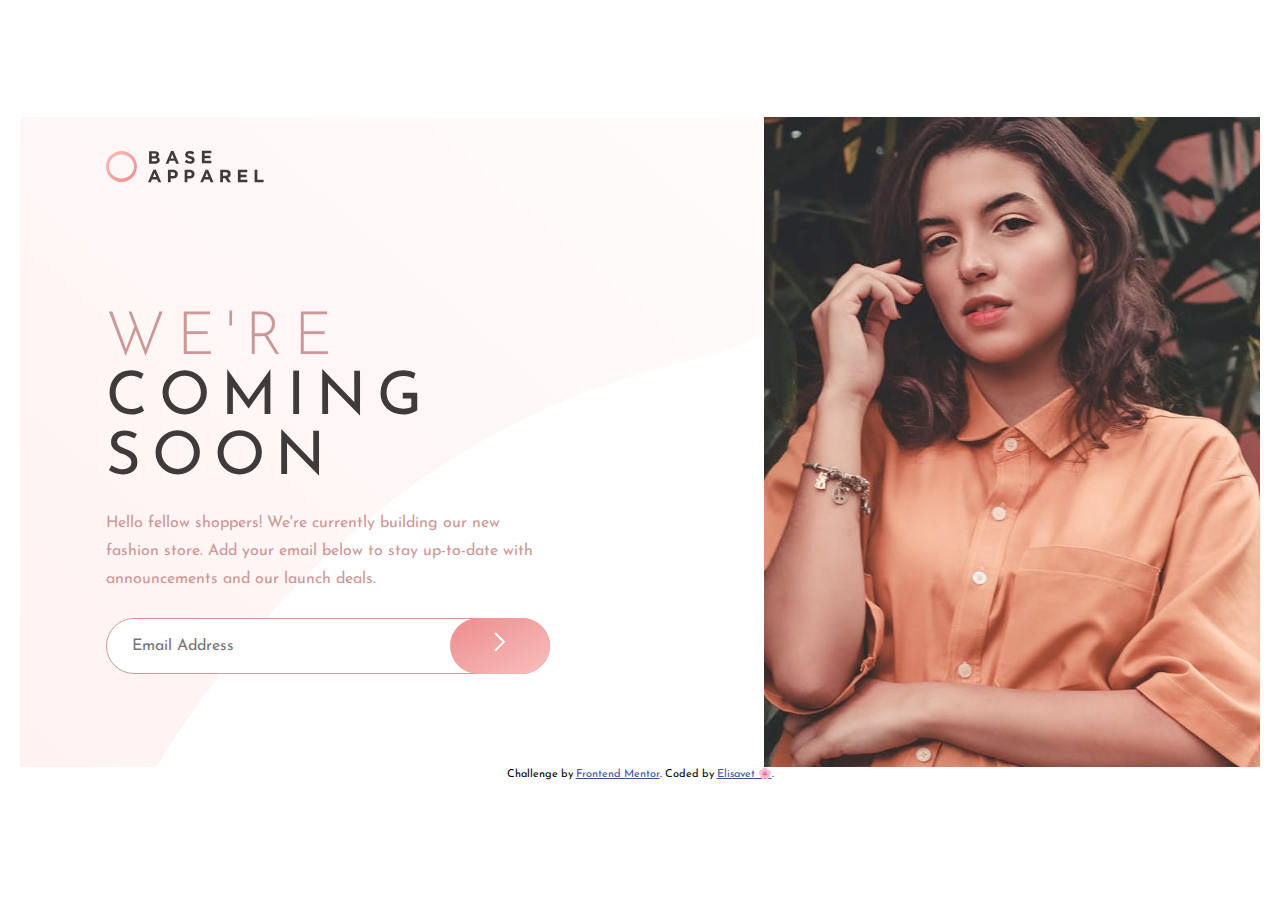
<file: index.html>
<!DOCTYPE html>
<html lang="en">
  <head>
    <meta charset="UTF-8" />
    <meta name="viewport" content="width=device-width, initial-scale=1.0" />
    <!-- displays site properly based on user's device -->

    <link
      rel="icon"
      type="image/png"
      sizes="32x32"
      href="./images/favicon-32x32.png"
    />

    <title>Frontend Mentor | Base Apparel coming soon page</title>
    <link rel="stylesheet" href="./reset.css" />
    <link rel="stylesheet" href="./style.css" />
    <link rel="preconnect" href="https://fonts.googleapis.com" />
    <link rel="preconnect" href="https://fonts.gstatic.com" crossorigin />
    <link
      href="https://fonts.googleapis.com/css2?family=Josefin+Sans:wght@300;400;600&family=Kumbh+Sans:wght@400;700&display=swap"
      rel="stylesheet"
    />

    <!-- Feel free to remove these styles or customise in your own stylesheet 👍 -->
    <style>
      .attribution {
        font-size: 11px;
        text-align: center;
      }
      .attribution a {
        color: hsl(228, 45%, 44%);
      }
    </style>
  </head>
  <body>

    <div class="card">
      <div class="info-header">
        <img src="./images/logo.svg" alt="logo" class="header-logo" />
      </div>
      <div class="info-main">
        <h1 class="main-title">
          We're <span class="title-bold">coming soon</span>
        </h1>
        <p class="main-pg">
          Hello fellow shoppers! We're currently building our new fashion store.
          Add your email below to stay up-to-date with announcements and our
          launch deals.
        </p>
        
        <form action="">
            <input type="email" class="email-input" placeholder="Email Address" />
            <img
              src="./images/icon-error.svg"
              alt="error"
              class="error-img-active"
            />
  
            <button class="submit" type="submit">
              <img
                src="./images/icon-arrow.svg"
                alt="arrow"
                class="button-arrow"
              />
            </button>
          </form>
          
  
          <p class="error">Please provide a valid email</p>
        </div>
        <div class="card-image">
            <img src="./images/hero-desktop.jpg" alt="woman" class="image" />
            <img src="./images/hero-mobile.jpg" alt="woman" class="image-mb">
          </div>
      </div>
    </div>

    <footer>
      <p class="attribution">
        Challenge by
        <a href="https://www.frontendmentor.io?ref=challenge" target="_blank"
          >Frontend Mentor</a
        >. Coded by <a href="#">Elisavet 🌸</a>.
      </p>
    </footer>

    <script src="./index.js"></script>
  </body>
</html>
</file>
<file: style.css>
:root {
  --Desaturated-Red: hsl(0, 36%, 70%);
  --Soft-Red: hsl(0, 93%, 68%);
  --Dark-Grayish-Red: hsl(0, 6%, 24%);
  --white1: hsl(0, 0%, 100%);
  --white2: hsl(0, 100%, 98%);
  --pale-pink: hsl(0, 80%, 86%);
  --pink: hsl(0, 74%, 74%);
}

body {
  font-family: "Josefin Sans";
  font-size: 16px;
  box-sizing: border-box;
  justify-content: center;
  display: flex;
  align-items: center;
  justify-content: center;
  flex-direction: column;
}

.card {
  display: grid;
  grid-template-columns: 60% 40%;
  grid-template-rows: 10%;
  grid-template-areas: "info-header card-image" "info-main card-image";
  background-image: url(./images/bg-pattern-desktop.svg);
  background-repeat: no-repeat;
  background-size: cover;
  background-position: center;
  margin: 0 auto;
  min-height: 70vh;
  align-content: center;
  align-items: center;
  justify-content: start;
  justify-items: center;
  max-width: 1440px;
  min-width: 375px;
}

.main-title {
  font-size: 60px;
  letter-spacing: 0.18em;
  font-weight: 300;
  color: var(--Desaturated-Red);
  text-transform: uppercase;
  width: 12ch;
  line-height: 1;
  margin-bottom: 1.25rem;
  display: inline-block;
}

.title-bold {
  color: var(--Dark-Grayish-Red);
  font-weight: 400;
  text-transform: uppercase;
}

.main-pg {
  color: var(--Desaturated-Red);
  font-weight: 400;
  width: 45ch;
  line-height: 1.75;
  margin-bottom: 1.56rem;
}

.email-input {
  padding: 0px 25px 0px 25px;
  width: 444px;
  position: relative;
  border-radius: 28px;
  border: solid 1px var(--Desaturated-Red);
}

input:required:invalid {
  border: solid 1px var(--Soft-Red);
  outline: 0;
}

.submit {
  border-radius: 28px;
  width: 100px;
  max-width: 100px;
  padding: 14px 20px;
  background: linear-gradient(to left top, var(--pale-pink), var(--pink));
  border: none;
  position: relative;
  transform: translate(-100px, 0px);
}

.error {
  display: none;
  color: var(--Soft-Red);
  transform: translate(10px, 28px);
  padding: 0;
}
.card-image {
  grid-area: card-image;
  display: block;
}

.image {
  object-position: center;
  object-fit: cover;
  width: 100%;
  height: 100%;
  max-width: 800px;
}

.image-mb {
  display: none;
}

form {
  display: flex;
  align-content: center;
}

.form-action {
  display: flex;
  width: 450px;
}

.button-arrow {
  text-align: center;
  display: inline-block;
}

.info-header {
  grid-area: info-header;
  padding-left: 5.37rem;
  margin-top: 2.13rem;
  justify-self: left;
}

.info-main {
  grid-area: info-main;
  padding-left: 5.37rem;
  margin-top: 2.18rem;
  justify-self: left;
}

.error-img {
  display: none;
}

.error-img-active {
  width: 100%;
  height: 100%;
  max-width: 17px;
  display: none;
  visibility: visible;
  position: relative;
  transform: translate(-61px, 16px);
}

@media only screen and (max-width: 1022px) {
  .card {
    grid-template-areas: "info-header" "card-image" "info-main";
    justify-items: center;
    grid-template-columns: 1fr;
  }

  .card-header {
    display: block;
  }

  .image {
    display: none;
  }

  .image-mb {
    display: inline-block;
    object-position: center;
    object-fit: cover;
    height: 100%;
    width: 450px;
  }

  .info-header {
    padding: 0px 68px;
    align-self: start;
    padding: 0;
  }

  .main-title {
    text-align: center;
  }

  .main-pg {
    text-align: center;
  }

  .email-input {
    width: 310px;
  }

  .submit {
    width: 4rem;
    transform: translate(-64px, 0px);
  }

  .info-main {
    padding: 0;
    justify-self: center;
    text-align: center;
    display: flex;
    flex-direction: column;
    align-items: flex-end;
    align-content: center;
  }

  .error {
    align-self: center;
    padding: 0px 86px;
  }

  .error-img-active {
    transform: translate(-72px, 16px);
  }

  form {
    justify-content: center;
  }

  .email-input {
    width: 20rem;
  }
}

@media only screen and (max-width: 620px) {
  .main-pg {
    width: 36ch;
    align-self: center;
  }
}

@media only screen and (max-width: 460px) {
  .image-mb {
    width: 375px;
  }

  .main-title {
    font-size: 45px;
  }

  .email-input {
    width: 15rem;
  }

  .error {
    padding: 0;
  }
}
</file>
